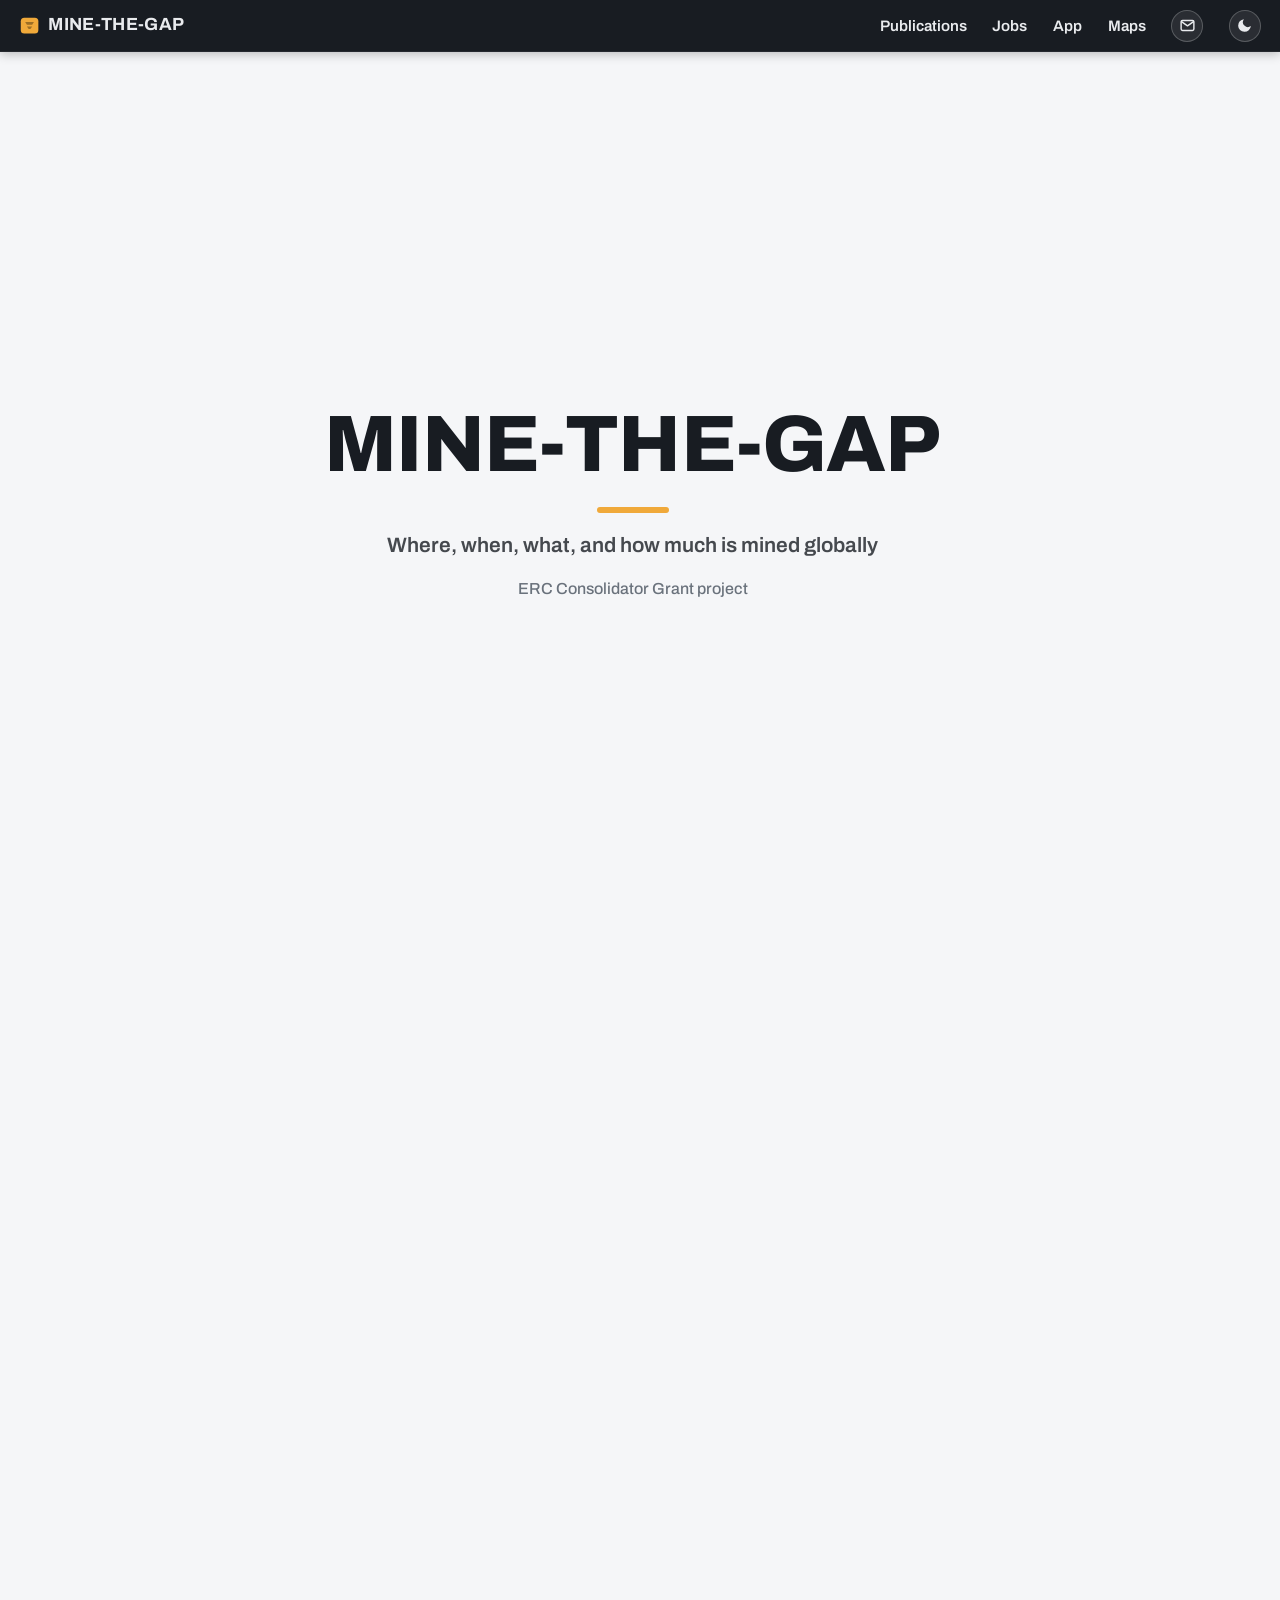
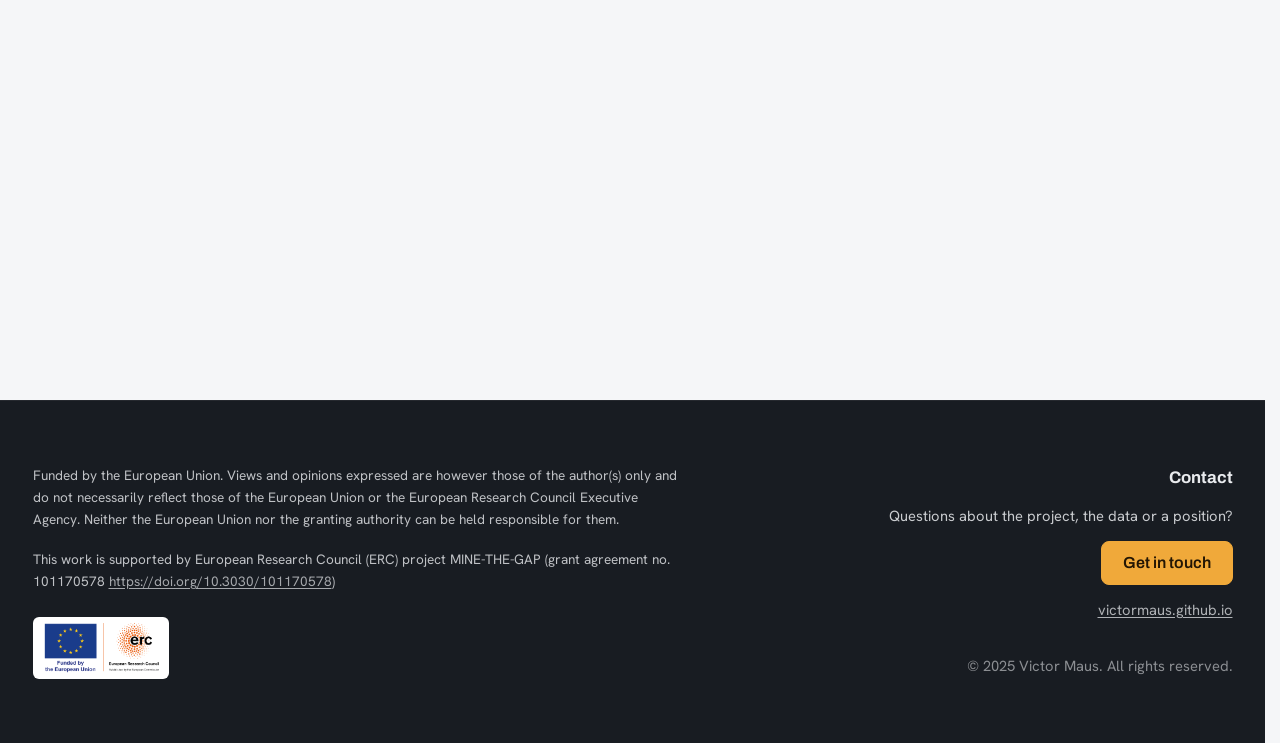
<file: index.html>
<!DOCTYPE html>
<html lang="en">
<head>
    <meta http-equiv="Content-Security-Policy" content="default-src 'self'; script-src 'self'; style-src 'self'; img-src 'self' data:; font-src 'self'; connect-src 'self' https://app.minethegap.eu; form-action https://app.minethegap.eu; base-uri 'none'; object-src 'none'; upgrade-insecure-requests">
    <meta charset="UTF-8">
    <meta name="viewport" content="width=device-width, initial-scale=1.0">
    <meta name="referrer" content="strict-origin-when-cross-origin">
    <title>MINE-THE-GAP</title>
    <meta name="description" content="Where, when, what, and how much is mined. Research by Victor Maus.">

    <!-- Styles (self-hosted fonts, no third-party requests) -->
    <link rel="icon" href="/assets/img/favicon.svg" type="image/svg+xml">
    <link rel="preload" href="/assets/fonts/archivo.woff2" as="font" type="font/woff2" crossorigin>
    <link rel="stylesheet" href="/assets/css/mtg.css?v=3abdcee055">
    <script src="/assets/js/theme.js?v=eacd944b30"></script>

    <!-- Reusable Components -->
    <script src="/assets/js/header.js?v=3459d39ae2" defer></script>
    <script src="/assets/js/footer.js?v=007e3062f9" defer></script>
    <script src="/assets/js/contact.js?v=bbd29db395" defer></script>
    <script src="/assets/js/home.js?v=6635f0fbdd" defer></script>
</head>
<body>

    <!-- Reusable Header Tag -->
    <project-header></project-header>

    <main>
        <section id="hero" class="fullscreen-section">
            <div class="fade-in">
                <h1>MINE-THE-GAP</h1>
                <h2>Where, when, what, and how much is mined globally</h2>
                <h3>ERC Consolidator Grant project</h3>
            </div>
        </section>

        <section id="problem" class="fullscreen-section">
            <div class="container fade-in">
                <h2>Global energy transition and digitalization are increasing demand for minerals.
                <br><strong>MINE-THE-GAP</strong> addresses the urgent need for spatial information to understand these impacts.
                </h2>
            </div>
        </section>

        <section id="methods" class="fullscreen-section">
            <div class="container fade-in">
                <div class="figure-stack">
                    <img class="fig-light" src="/assets/img/MINE-THE-GAP-aim.png" alt="Project Aim" data-hide-on-error><img class="fig-dark" src="/assets/img/MINE-THE-GAP-aim-dark.png" alt="Project Aim" data-hide-on-error>
                    <img class="fig-light" src="/assets/img/MINE-THE-GAP-innovation.png" alt="Innovation Strategy" data-hide-on-error><img class="fig-dark" src="/assets/img/MINE-THE-GAP-innovation-dark.png" alt="Innovation Strategy" data-hide-on-error>
                </div>
                <p><strong>MINE-THE-GAP</strong> will develop scalable models to map key sets of mine-level indicators using artificial intelligence and satellite earth observation.</p>
            </div>
        </section>

        <section id="outcomes" class="fullscreen-section">
            <div class="container fade-in">
                <h2>Global mine-level indicators</h2>
                <img class="fig-light" src="/assets/img/mtg-outcome.png" alt="Data Integration" data-hide-on-error><img class="fig-dark" src="/assets/img/mtg-outcome-dark.png" alt="Data Integration" data-hide-on-error>
                <p>The project will advance research on spatial data science and sustainability and enable understanding spatiotemporal socio-ecological dynamics of mineral extraction globally.</p>
            </div>
            <a href="/jobs.html" id="hiring-cta" class="btn-primary">
                We're hiring — 3 open PhD positions →
            </a>
        </section>
    </main>

    <div id="modal-overlay">
        <div id="data-modal">
            <h2>Information</h2>
            <p>Data details will appear here.</p>
            <div class="modal-close">
                <button class="btn-close">Close</button>
            </div>
        </div>
    </div>

    <!-- Reusable Footer Tag -->
    <project-footer></project-footer>

</body>
</html>
</file>
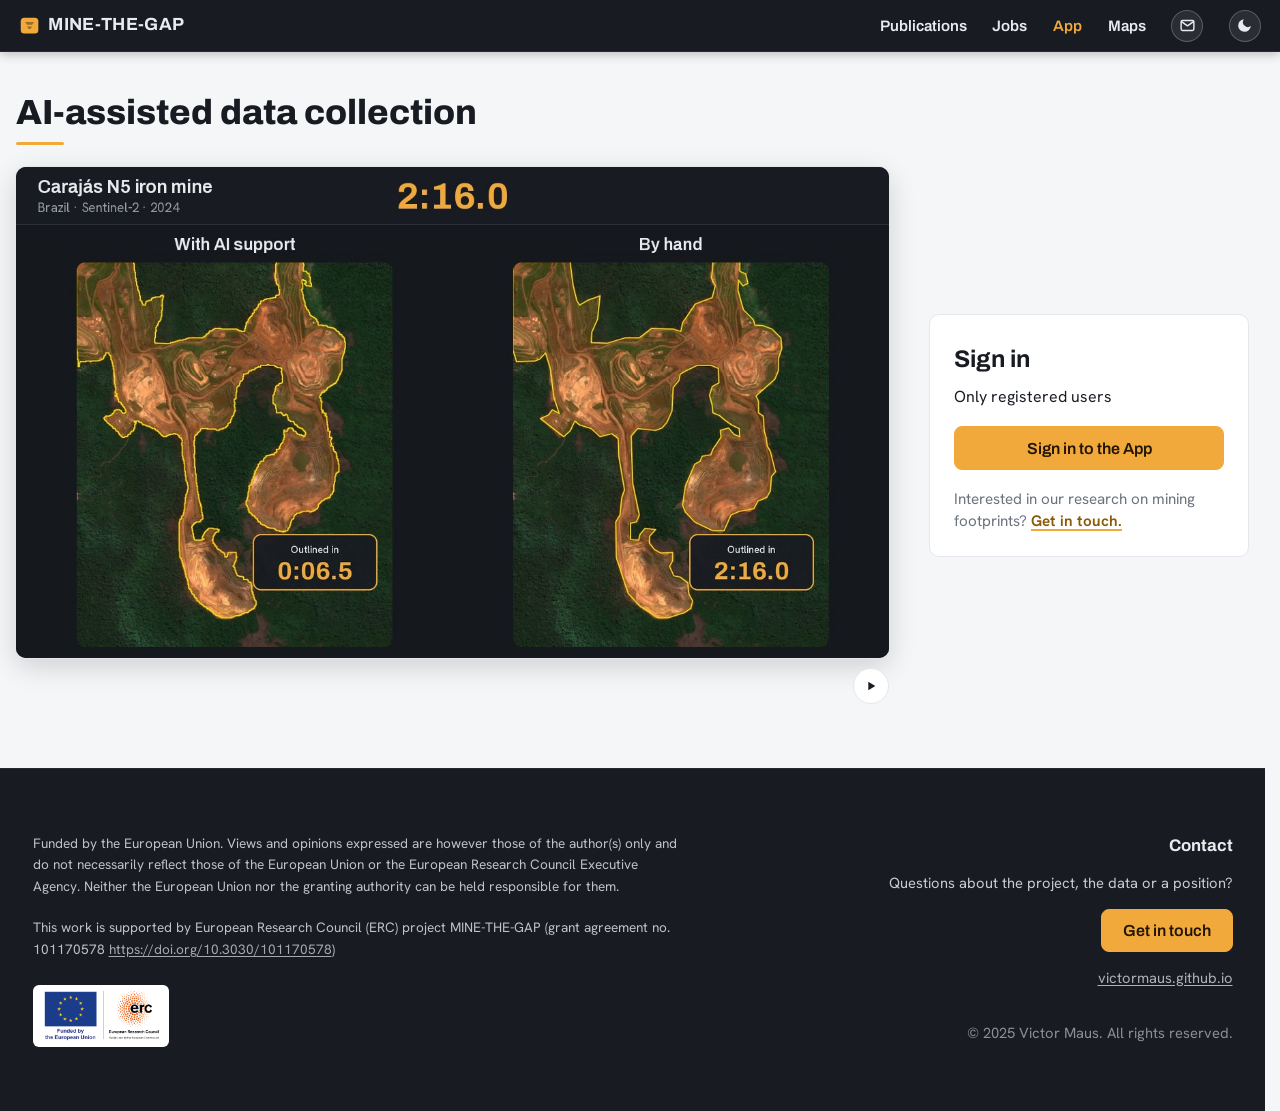
<file: app.html>
<!DOCTYPE html>
<html lang="en">
<head>
    <meta http-equiv="Content-Security-Policy" content="default-src 'self'; script-src 'self'; style-src 'self'; img-src 'self' data:; font-src 'self'; connect-src 'self' https://app.minethegap.eu; form-action https://app.minethegap.eu; base-uri 'none'; object-src 'none'; upgrade-insecure-requests">
    <meta charset="UTF-8">
    <meta name="viewport" content="width=device-width, initial-scale=1.0">
    <meta name="referrer" content="strict-origin-when-cross-origin">
    <title>App — MINE-THE-GAP</title>
    <meta name="description" content="The MINE-THE-GAP App, where researchers map the world's mines together on satellite images, with AI support. Access is by invitation.">

    <!-- Styles -->
    <link rel="icon" href="/assets/img/favicon.svg" type="image/svg+xml">
    <link rel="preload" href="/assets/fonts/archivo.woff2" as="font" type="font/woff2" crossorigin>
    <link rel="stylesheet" href="/assets/css/mtg.css?v=3abdcee055">
    <script src="/assets/js/theme.js?v=eacd944b30"></script>

    <!-- Reusable Components -->
    <script src="/assets/js/header.js?v=3459d39ae2" defer></script>
    <script src="/assets/js/footer.js?v=007e3062f9" defer></script>
    <script src="/assets/js/contact.js?v=bbd29db395" defer></script>
    <script src="/assets/js/app.js?v=49be7a683a" defer></script>
</head>
<body>

    <!-- Reusable Header Tag -->
    <project-header></project-header>

    <main class="page-main app-main">
        <!-- The App's public page: the app.minethegap.eu sign-in sits behind an access gate, so its video lives here.
             The video comes from the App's repository (mtg-app, tools/tutorial/video_compose.py). -->
        <h1 class="app-title">AI-assisted data collection</h1>
        <div class="app-intro">
            <figure class="app-video">
                <!-- Two cuts of one timeline: wide (16:9) and, for a phone held upright, larger images and type (6:5);
                     app.js picks the one for the screen's width, as mtg.css does for the frame and the poster. -->
                <video data-app-video muted loop playsinline preload="none"
                       data-src-wide="/assets/video/app-video.mp4" data-poster-wide="/assets/video/app-video.jpg"
                       data-src-phone="/assets/video/app-video-phone.mp4" data-poster-phone="/assets/video/app-video-phone.jpg"
                       aria-label="Two mines, each outlined twice on a satellite image: on the left with AI support, on the right by hand, corner by corner. A clock above them shows how long each side takes.">
                    <source src="/assets/video/app-video.mp4" type="video/mp4">
                </video>
                <div class="app-video-bar">
                    <button type="button" class="app-video-toggle" data-app-video-toggle data-state="paused" aria-label="Play the video">
                        <svg class="icon-play" viewBox="0 0 24 24" aria-hidden="true"><path d="M8 5.5v13l10.5-6.5z" fill="currentColor"/></svg>
                        <svg class="icon-pause" viewBox="0 0 24 24" aria-hidden="true"><path d="M7 5h3.5v14H7zM13.5 5H17v14h-3.5z" fill="currentColor"/></svg>
                    </button>
                </div>
            </figure>
            <aside class="app-signin" aria-labelledby="app-signin-title">
                <h2 id="app-signin-title">Sign in</h2>
                <p>Only registered users</p>
                <a class="btn-primary" href="https://app.minethegap.eu/">Sign in to the App</a>
                <p class="app-signin-contact">Interested in our research on mining footprints?
                    <a href="#contact" data-contact-open data-contact-subject="MINE-THE-GAP: Interest in your research on mining footprints">Get in touch.</a></p>
            </aside>
        </div>
    </main>

    <!-- Reusable Footer Tag -->
    <project-footer></project-footer>

</body>
</html>
</file>
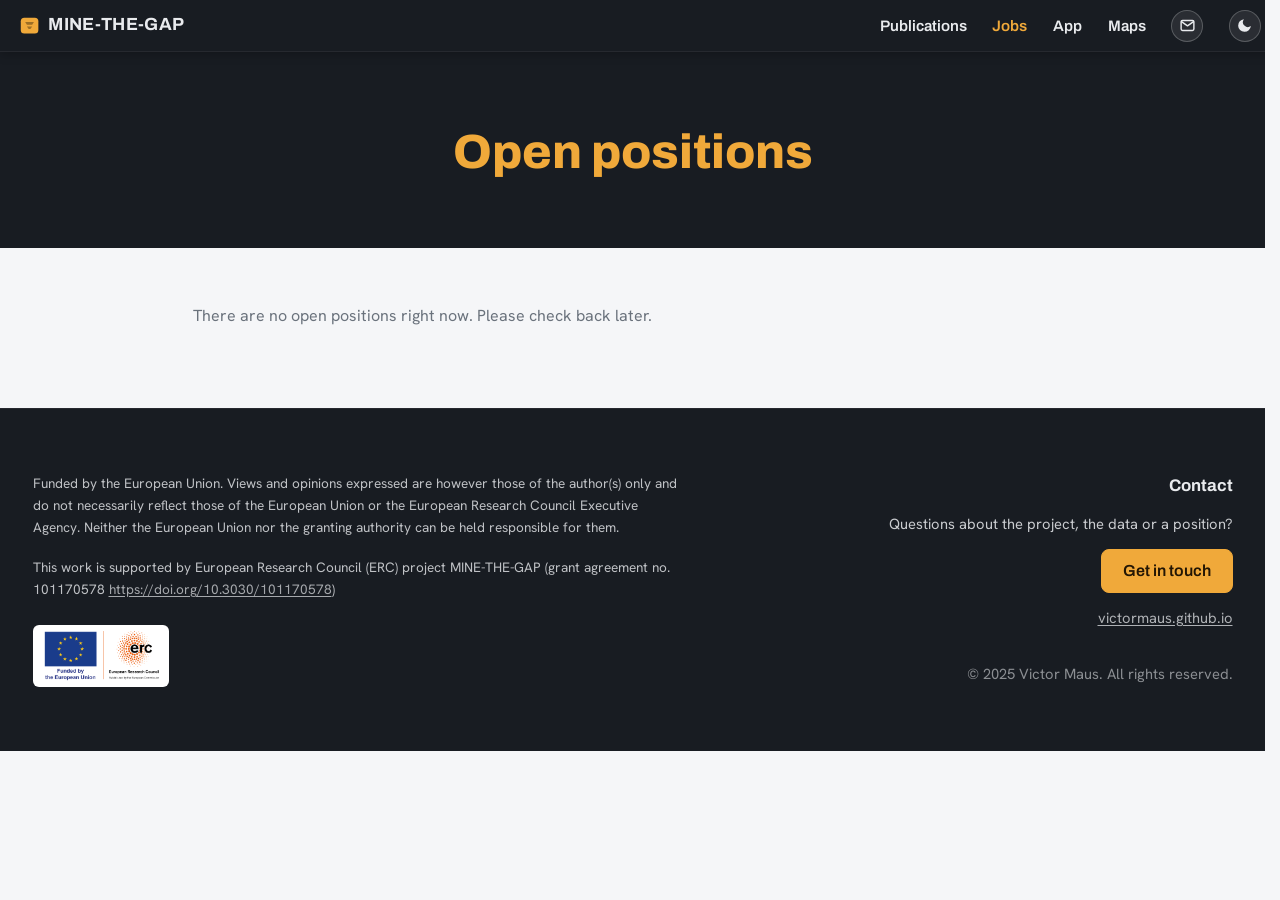
<file: jobs.html>
<!DOCTYPE html>
<html lang="en">
<head>
    <meta http-equiv="Content-Security-Policy" content="default-src 'self'; script-src 'self'; style-src 'self'; img-src 'self' data:; font-src 'self'; connect-src 'self' https://app.minethegap.eu; form-action https://app.minethegap.eu; base-uri 'none'; object-src 'none'; upgrade-insecure-requests">
    <meta charset="UTF-8">
    <meta name="viewport" content="width=device-width, initial-scale=1.0">
    <meta name="referrer" content="strict-origin-when-cross-origin">
    <title>Jobs — MINE-THE-GAP</title>
    <meta name="description" content="Open positions in the MINE-THE-GAP ERC project: PhD and research roles in spatial data science and AI for satellite Earth observation.">

    <!-- Styles -->
    <link rel="icon" href="/assets/img/favicon.svg" type="image/svg+xml">
    <link rel="preload" href="/assets/fonts/archivo.woff2" as="font" type="font/woff2" crossorigin>
    <link rel="stylesheet" href="/assets/css/mtg.css?v=3abdcee055">
    <script src="/assets/js/theme.js?v=eacd944b30"></script>

    <!-- Reusable Components -->
    <script src="/assets/js/header.js?v=3459d39ae2" defer></script>
    <script src="/assets/js/footer.js?v=007e3062f9" defer></script>
    <script src="/assets/js/contact.js?v=bbd29db395" defer></script>
    <script src="/assets/js/jobs.js?v=2f4988e75f" defer></script>
</head>
<body>

    <!-- Reusable Header Tag -->
    <project-header></project-header>

    <section class="page-hero">
        <h1>Open positions</h1>
    </section>

    <main class="page-main">
        <div class="content-wrap" id="jobs-mount">
            <p class="muted">Loading open positions…</p>
        </div>
    </main>

    <!-- Reusable Footer Tag -->
    <project-footer></project-footer>

</body>
</html>
</file>
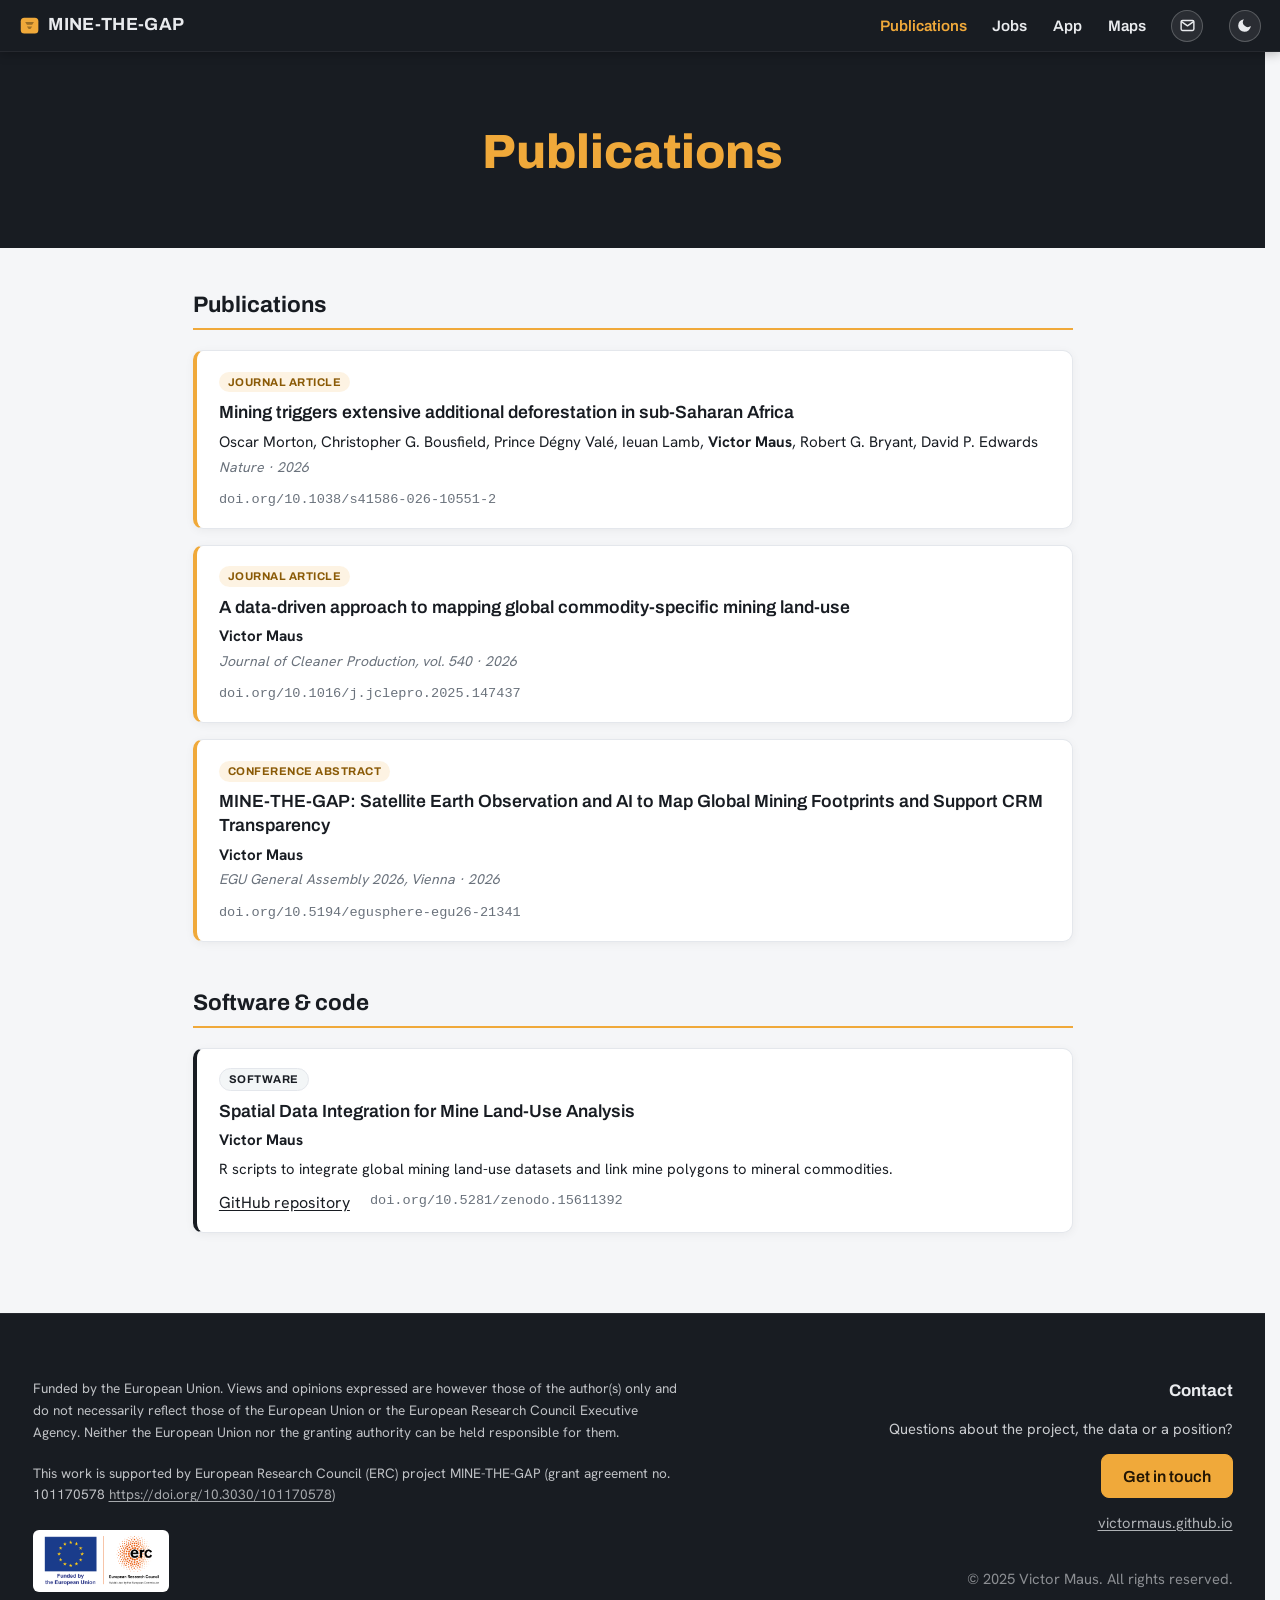
<file: publications.html>
<!DOCTYPE html>
<html lang="en">
<head>
    <meta http-equiv="Content-Security-Policy" content="default-src 'self'; script-src 'self'; style-src 'self'; img-src 'self' data:; font-src 'self'; connect-src 'self' https://app.minethegap.eu; form-action https://app.minethegap.eu; base-uri 'none'; object-src 'none'; upgrade-insecure-requests">
    <meta charset="UTF-8">
    <meta name="viewport" content="width=device-width, initial-scale=1.0">
    <meta name="referrer" content="strict-origin-when-cross-origin">
    <title>Publications — MINE-THE-GAP</title>
    <meta name="description" content="Publications and software from the MINE-THE-GAP ERC project on mapping global mining with satellite Earth observation and AI.">

    <!-- Styles -->
    <link rel="icon" href="/assets/img/favicon.svg" type="image/svg+xml">
    <link rel="preload" href="/assets/fonts/archivo.woff2" as="font" type="font/woff2" crossorigin>
    <link rel="stylesheet" href="/assets/css/mtg.css?v=3abdcee055">
    <script src="/assets/js/theme.js?v=eacd944b30"></script>

    <!-- Reusable Components -->
    <script src="/assets/js/header.js?v=3459d39ae2" defer></script>
    <script src="/assets/js/footer.js?v=007e3062f9" defer></script>
    <script src="/assets/js/contact.js?v=bbd29db395" defer></script>
    <script src="/assets/js/publications.js?v=624d758928" defer></script>
</head>
<body>

    <!-- Reusable Header Tag -->
    <project-header></project-header>

    <section class="page-hero">
        <h1>Publications</h1>
    </section>

    <main class="page-main">
        <div class="content-wrap" id="pubs-mount">
            <p class="muted">Loading publications…</p>
        </div>
    </main>

    <!-- Reusable Footer Tag -->
    <project-footer></project-footer>

</body>
</html>
</file>
<file: assets/css/mtg.css>
/* ============================================================
   MINE-THE-GAP Global Styles mtg.css
   Identity shared with the labelling app (app.minethegap.eu):
   "graphite + signal amber" — a graphite header, one amber accent,
   neutral surfaces, self-hosted Archivo (headings) + Hanken Grotesk
   (body). Light theme below, dark theme follows the OS.
   ============================================================ */
@font-face { font-family: "Hanken Grotesk"; font-style: normal; font-weight: 100 900; font-display: swap; src: url(../fonts/hanken.woff2) format("woff2"); }
@font-face { font-family: "Archivo"; font-style: normal; font-weight: 100 900; font-display: swap; src: url(../fonts/archivo.woff2) format("woff2"); }

:root {
    --fg: #1a1e24;
    --muted: #6a727c;
    --bg: #f5f6f8;
    --card: #ffffff;
    --line: #e4e7ec;
    --soft: #f3f6f7;
    --ink-strong: #181c22;
    --header-bg: #181c22;
    --header-fg: #e9ebee;
    --accent: #f0a93a;
    --accent-dark: #dd9622;
    --on-accent: #231604;
    --accent-ink: #8a5a06;
    --accent-tint: rgba(240, 169, 58, 0.14);
    --error: #b42318;
    --shadow: 0 2px 10px rgba(16, 20, 26, 0.05);
    --header-height: 52px;
    --font-head: "Archivo", system-ui, -apple-system, "Segoe UI", Roboto, sans-serif;
    --font-body: "Hanken Grotesk", system-ui, -apple-system, "Segoe UI", Roboto, sans-serif;
    color-scheme: light;
}

/* Dark theme: automatic (follows the OS) unless the header switch chose one (data-theme on <html>, theme.js). */
@media (prefers-color-scheme: dark) {
    :root:not([data-theme="light"]) {
        --fg: #e6e8eb;
        --muted: #9aa3ad;
        --bg: #111418;
        --card: #1a1e24;
        --line: #2a3038;
        --soft: #1f242b;
        --ink-strong: #f1f3f5;
        --header-bg: #181c22;
        --header-fg: #e9ebee;
        --accent-dark: #e4a233;
        --accent-ink: #f0a93a;
        --accent-tint: rgba(240, 169, 58, 0.12);
        --error: #ff8077;
        --shadow: 0 2px 12px rgba(0, 0, 0, 0.35);
        color-scheme: dark;
    }
}
:root[data-theme="dark"] {
    --fg: #e6e8eb;
    --muted: #9aa3ad;
    --bg: #111418;
    --card: #1a1e24;
    --line: #2a3038;
    --soft: #1f242b;
    --ink-strong: #f1f3f5;
    --header-bg: #181c22;
    --header-fg: #e9ebee;
    --accent-dark: #e4a233;
    --accent-ink: #f0a93a;
    --accent-tint: rgba(240, 169, 58, 0.12);
    --error: #ff8077;
    --shadow: 0 2px 12px rgba(0, 0, 0, 0.35);
    color-scheme: dark;
}

* { box-sizing: border-box; }

html { scrollbar-gutter: stable; }

body {
    margin: 0;
    padding: 0;
    font-family: var(--font-body);
    color: var(--fg);
    background-color: var(--bg);
    font-weight: 400;
    line-height: 1.5;
    overflow-x: hidden; /* Prevent horizontal scrolling */
    width: 100%;
}

h1, h2, h3, h4 { font-family: var(--font-head); color: var(--ink-strong); }

a {
    color: var(--ink-strong);
    text-decoration: underline;
    text-underline-offset: 2px;
    transition: color 0.2s ease;
}
a:hover { color: var(--accent-ink); }

:focus-visible { outline: 2px solid var(--accent); outline-offset: 2px; }

.is-hidden { display: none !important; }

/* Off-screen (not display:none) so bots still see the honeypot field. */
.visually-hidden {
    position: absolute !important;
    left: -10000px !important;
    top: auto !important;
    width: 1px !important;
    height: 1px !important;
    overflow: hidden !important;
}

/* ---- Buttons ---- */
.btn-primary, .btn-apply, .btn-close, .btn-secondary, .btn-ghost {
    display: inline-block;
    font-family: var(--font-head);
    font-weight: 600;
    font-size: 1rem;
    line-height: 1.2;
    padding: 0.7rem 1.3rem;
    border-radius: 8px;
    text-decoration: none;
    cursor: pointer;
    transition: background 0.2s ease, border-color 0.2s ease, color 0.2s ease, transform 0.1s ease;
}
.btn-primary, .btn-apply, .btn-close {
    color: var(--on-accent);
    background: var(--accent);
    border: 1px solid var(--accent);
}
.btn-primary:hover, .btn-apply:hover, .btn-close:hover {
    color: var(--on-accent);
    background: var(--accent-dark);
    border-color: var(--accent-dark);
    transform: translateY(-1px);
}
.btn-primary:disabled { opacity: 0.6; cursor: progress; transform: none; }
.btn-secondary, .btn-ghost {
    color: var(--fg);
    background: var(--card);
    border: 1px solid var(--line);
}
.btn-secondary:hover, .btn-ghost:hover { color: var(--accent-ink); border-color: var(--accent); }

/* ---- Navigation Header ---- */
#nav-header {
    position: fixed;
    top: 0; left: 0; right: 0;
    height: var(--header-height);
    background: var(--header-bg);
    color: var(--header-fg);
    display: flex;
    align-items: center;
    justify-content: space-between;
    padding: 0.6rem 1.2rem;
    z-index: 2000;
    box-shadow: 0 2px 10px rgba(0, 0, 0, 0.25);
    border-bottom: 1px solid rgba(255, 255, 255, 0.06);
}

.brand {
    display: inline-flex;
    align-items: center;
    gap: 0.5rem;
    color: var(--header-fg);
    font-family: var(--font-head);
    font-weight: 700;
    font-size: 1.1rem;
    letter-spacing: 0.02em;
    text-decoration: none;
    white-space: nowrap;
}
.brand:hover { color: #ffffff; }
.brand-mark { width: 1.2em; height: 1.2em; color: var(--accent); flex: none; }

.mtg-nav-menu {
    display: flex;
    align-items: center;
    gap: 1.6rem;
    list-style: none;
    margin: 0;
    padding: 0;
}

.mtg-nav-link {
    color: var(--header-fg);
    text-decoration: none;
    font-family: var(--font-head);
    font-weight: 600;
    font-size: 0.95rem;
    transition: color 0.2s ease;
}
.mtg-nav-link:hover { color: var(--accent); }
.mtg-nav-link.active-link { color: var(--accent); }

/* Icon buttons in the nav: Contact (an envelope) and the light/dark switch (moon while light, sun while dark). */
.mtg-nav-icon { display: inline-grid; place-items: center; width: 32px; height: 32px; padding: 0; color: var(--header-fg); text-decoration: none;
    background: rgba(255, 255, 255, 0.08); border: 1px solid rgba(255, 255, 255, 0.22); border-radius: 50%;
    cursor: pointer; transition: color 0.2s ease, background 0.2s ease; }
.mtg-nav-icon:hover { color: #fff; background: rgba(255, 255, 255, 0.18); }
.mtg-nav-icon svg { width: 17px; height: 17px; }
.mtg-nav-icon .label { display: none; }
.theme-icon-sun { display: none; }
@media (prefers-color-scheme: dark) {
    :root:not([data-theme="light"]) .theme-icon-sun { display: block; }
    :root:not([data-theme="light"]) .theme-icon-moon { display: none; }
}
:root[data-theme="dark"] .theme-icon-sun { display: block; }
:root[data-theme="dark"] .theme-icon-moon { display: none; }

.mtg-menu-toggle {
    display: none;
    background: none;
    border: none;
    color: var(--header-fg);
    cursor: pointer;
    padding: 4px;
}

/* ---- Info modal (index) ---- */
#modal-overlay {
    position: fixed;
    inset: 0;
    background: rgba(0, 0, 0, 0.7);
    z-index: 3000;
    display: flex;
    align-items: center;
    justify-content: center;
    visibility: hidden;
    opacity: 0;
    transition: all 0.2s ease;
}
#modal-overlay.active { visibility: visible; opacity: 1; }

#data-modal {
    background: var(--card);
    color: var(--fg);
    width: 90%;
    max-width: 550px;
    max-height: 80vh;
    border-radius: 12px;
    padding: 25px;
    overflow-y: auto;
    position: relative;
}
#data-modal h2 { margin-top: 0; font-size: 1.3rem; }
#data-modal p { line-height: 1.5; font-size: 0.9rem; }

.modal-close {
    margin-top: 20px;
    text-align: right;
    border-top: 1px solid var(--line);
    padding-top: 15px;
}

/* ---- Section Layouts ---- */
.fullscreen-section {
    min-height: 100vh;
    display: flex;
    flex-direction: column;
    justify-content: center;
    align-items: center;
    text-align: center;
    position: relative;
    padding: 0 1rem;
}

.container {
    max-width: 1200px;
    margin: 0 auto;
    width: 100%;
    position: relative;
}

#hero {
    padding: calc(var(--header-height) + 4rem) 1rem 4rem;
    width: 100%;
}

#hero h1 {
    color: var(--ink-strong);
    font-size: clamp(2.5rem, 8vw, 5rem);
    font-weight: 800;
    letter-spacing: -0.01em;
    margin-bottom: 1rem;
    line-height: 1.1;
}
#hero h1::after {
    content: "";
    display: block;
    width: 4.5rem;
    height: 6px;
    margin: 1.1rem auto 0;
    background: var(--accent);
    border-radius: 3px;
}

#hero h2, #problem h2, #outcomes h2 {
    font-size: 1.3rem;
    color: var(--fg);
    opacity: 0.8;
    font-weight: 600;
    line-height: 1.45;
}
#problem h2 strong { color: var(--ink-strong); }

#hero h3 {
    font-size: 1rem;
    color: var(--muted);
    font-weight: 500;
}

.figure-stack {
    max-width: 900px;
    margin: 0 auto;
    display: flex;
    flex-direction: column;
    gap: 2rem;
}

#outcomes img, #problem img, #methods img {
    max-width: 70%;
    height: auto;
    margin-left: auto;
    margin-right: auto;
    border-radius: 8px;
}

/* Each figure comes in a light and a dark version (the -dark.png files: greys flipped, colours kept); the theme
   shows one. */
.fig-dark { display: none; }
@media (prefers-color-scheme: dark) {
    :root:not([data-theme="light"]) .fig-light { display: none; }
    :root:not([data-theme="light"]) .fig-dark { display: block; }
}
:root[data-theme="dark"] .fig-light { display: none; }
:root[data-theme="dark"] .fig-dark { display: block; }

#hiring-cta { margin-top: 1.5rem; }

/* ---- Animations ---- */
.fade-in {
    opacity: 0;
    transform: translateY(20px);
    transition: opacity 0.8s ease-out, transform 0.8s ease-out;
}
.fade-in.visible { opacity: 1; transform: none; }
@media (prefers-reduced-motion: reduce) {
    .fade-in { transition: none; opacity: 1; transform: none; }
}

/* ---- Footer ---- */
footer {
    background-color: var(--header-bg);
    color: var(--header-fg);
    padding: 4rem 1.2rem;
    width: 100%;
    text-align: left;
    border-top: 1px solid rgba(255, 255, 255, 0.06);
}
footer a { color: var(--header-fg); text-decoration: underline; opacity: 0.85; }
footer a:hover { color: var(--accent); opacity: 1; }

.footer-grid {
    display: flex;
    flex-wrap: wrap;
    justify-content: space-between;
    gap: 3rem;
    align-items: flex-start;
}
.footer-funding { flex: 1; min-width: 280px; max-width: 650px; }
.footer-funding p { font-size: 0.85rem; line-height: 1.6; opacity: 0.8; margin: 0 0 1.2rem; }
.footer-funding p + p { margin-bottom: 1.5rem; }
.erc-logo {
    display: block;
    height: 62px;
    width: auto;
    margin: 0;
    padding: 6px 10px;
    object-fit: contain;
    background: #ffffff; /* the logo has dark lettering: give it a white plate on the graphite footer */
    border-radius: 6px;
}

.footer-contact {
    flex: 0 1 auto;
    min-width: 260px;
    text-align: right;
    display: flex;
    flex-direction: column;
    align-items: flex-end;
    gap: 0.9rem;
}
.footer-contact h3 {
    margin: 0;
    font-size: 1.05rem;
    color: var(--header-fg);
}
.footer-contact p { margin: 0; font-size: 0.92rem; opacity: 0.85; }
.footer-copy { font-size: 0.8rem; opacity: 0.55 !important; margin-top: 1.2rem !important; }

/* ---- Content Pages (Jobs & Publications) ---- */
.page-hero {
    background: var(--header-bg);
    color: var(--header-fg);
    padding: calc(var(--header-height) + 4rem) 1rem 3rem;
    text-align: center;
}
.page-hero h1 {
    color: var(--accent);
    font-size: clamp(2rem, 5vw, 3rem);
    font-weight: 800;
    margin: 0 0 0.75rem;
}
.page-hero p {
    max-width: 680px;
    margin: 0 auto;
    opacity: 0.85;
    font-size: 1.05rem;
    line-height: 1.6;
}

.page-main { padding: 2.5rem 1rem 4rem; }
.content-wrap { max-width: 880px; margin: 0 auto; text-align: left; }

.section-title {
    font-size: 1.4rem;
    font-weight: 700;
    margin: 2.75rem 0 1.25rem;
    padding-bottom: 0.4rem;
    border-bottom: 2px solid var(--accent);
}
.section-title:first-child { margin-top: 0; }

.muted { color: var(--muted); }
.load-error { color: var(--error); }

/* ---- Publications & software entries ---- */
.pub {
    background: var(--card);
    border: 1px solid var(--line);
    border-left: 4px solid var(--accent);
    border-radius: 10px;
    padding: 1.1rem 1.4rem;
    margin-bottom: 1rem;
    box-shadow: var(--shadow);
}
.pub.software { border-left-color: var(--ink-strong); }

.pub .tag {
    display: inline-block;
    font-family: var(--font-head);
    font-size: 0.7rem;
    font-weight: 700;
    text-transform: uppercase;
    letter-spacing: 0.5px;
    color: var(--accent-ink);
    background: var(--accent-tint);
    padding: 2px 9px;
    border-radius: 999px;
    margin-bottom: 0.55rem;
}
.pub .tag-sw { color: var(--fg); background: var(--soft); border: 1px solid var(--line); }

.pub-title { font-size: 1.1rem; font-weight: 600; margin: 0 0 0.35rem; line-height: 1.35; }
.pub-authors { margin: 0 0 0.2rem; font-size: 0.95rem; }
.pub-authors strong { color: var(--ink-strong); }
.pub-meta { margin: 0 0 0.5rem; font-size: 0.88rem; color: var(--muted); font-style: italic; }
.pub-desc { margin: 0.4rem 0 0.6rem; font-size: 0.92rem; line-height: 1.55; }
.pub-links { margin: 0.4rem 0 0; display: flex; flex-wrap: wrap; gap: 1.25rem; }

a.doi {
    font-size: 0.85rem;
    font-family: ui-monospace, SFMono-Regular, Menlo, Consolas, monospace;
    color: var(--muted);
    text-decoration: none;
    word-break: break-all;
}
a.doi:hover { color: var(--accent-ink); text-decoration: underline; }

/* ---- Job posting ---- */
.job {
    background: var(--card);
    border: 1px solid var(--line);
    border-radius: 12px;
    padding: 1.9rem;
    box-shadow: var(--shadow);
    margin-bottom: 1.5rem;
}
.job-head {
    display: flex;
    flex-wrap: wrap;
    gap: 1rem;
    justify-content: space-between;
    align-items: flex-start;
    border-bottom: 1px solid var(--line);
    padding-bottom: 1.1rem;
    margin-bottom: 1.25rem;
}
.job-title { font-size: 1.5rem; font-weight: 800; margin: 0 0 0.3rem; line-height: 1.2; }
.job-unit { margin: 0; color: var(--muted); font-size: 0.92rem; }

.deadline {
    text-align: center;
    background: var(--accent-tint);
    border: 1px solid var(--accent);
    border-radius: 10px;
    padding: 0.6rem 1.1rem;
    min-width: 140px;
}
.deadline span { display: block; font-size: 0.7rem; text-transform: uppercase; letter-spacing: 0.5px; color: var(--accent-ink); }
.deadline strong { display: block; font-family: var(--font-head); font-size: 1.05rem; color: var(--ink-strong); margin-top: 3px; }

.cta-row { display: flex; flex-wrap: wrap; gap: 0.75rem; align-items: center; margin: 1.5rem 0; }
.cta-bottom { margin-top: 2rem; margin-bottom: 0; }

.topic-grid {
    display: grid;
    grid-template-columns: repeat(auto-fit, minmax(230px, 1fr));
    gap: 1rem;
}
.topic-card {
    background: var(--soft);
    border: 1px solid var(--line);
    border-radius: 10px;
    padding: 1.1rem;
}
.topic-num {
    display: inline-flex;
    align-items: center;
    justify-content: center;
    width: 28px; height: 28px;
    border-radius: 50%;
    background: var(--accent);
    color: var(--on-accent);
    font-family: var(--font-head);
    font-weight: 800;
    font-size: 0.9rem;
    margin-bottom: 0.6rem;
}
.topic-card h4 { margin: 0 0 0.4rem; font-size: 1rem; }
.topic-card p { margin: 0; font-size: 0.9rem; line-height: 1.5; }

/* ---- Contact dialog (assets/js/contact.js) ---- */
.contact-dialog {
    width: min(560px, calc(100vw - 2rem));
    max-height: calc(100dvh - 2rem);
    padding: 0;
    border: 1px solid var(--line);
    border-radius: 12px;
    background: var(--card);
    color: var(--fg);
    box-shadow: 0 24px 60px rgba(0, 0, 0, 0.35);
    font-family: var(--font-body);
}
.contact-dialog::backdrop { background: rgba(10, 12, 16, 0.65); }
.contact-inner { padding: 1.4rem 1.5rem 1.5rem; }
.contact-head { display: flex; align-items: center; justify-content: space-between; gap: 1rem; margin-bottom: 0.4rem; }
.contact-head h2 { margin: 0; font-size: 1.35rem; color: var(--ink-strong); }
.contact-x {
    display: inline-grid;
    place-items: center;
    width: 32px; height: 32px;
    padding: 0;
    color: var(--muted);
    background: transparent;
    border: 1px solid var(--line);
    border-radius: 8px;
    cursor: pointer;
}
.contact-x:hover { color: var(--fg); border-color: var(--accent); }
.contact-x svg { width: 16px; height: 16px; }
.contact-intro { margin: 0 0 1rem; color: var(--muted); font-size: 0.95rem; }
.contact-form { display: grid; gap: 0.85rem; }
/* The [hidden] attribute must win over the display rules above (it hides the actions and notes). */
.contact-dialog [hidden] { display: none !important; }
/* A sent message stays readable but is clearly final. */
.contact-form.is-sent input, .contact-form.is-sent textarea { opacity: 0.75; cursor: default; }
.contact-field { display: grid; gap: 0.3rem; }
.contact-field label { font-family: var(--font-head); font-weight: 600; font-size: 0.9rem; color: var(--ink-strong); }
.contact-field .optional { font-family: var(--font-body); font-weight: 400; color: var(--muted); }
.contact-field input, .contact-field textarea {
    width: 100%;
    padding: 0.55rem 0.65rem;
    font: inherit;
    font-size: 1rem;
    color: var(--fg);
    background: var(--bg);
    border: 1px solid var(--line);
    border-radius: 8px;
}
.contact-field textarea { min-height: 8.5rem; resize: vertical; }
.contact-field input:focus, .contact-field textarea:focus { outline: 2px solid var(--accent); outline-offset: 0; border-color: var(--accent); }
.contact-field input:user-invalid, .contact-field textarea:user-invalid { border-color: var(--error); }
.contact-counter { justify-self: end; font-size: 0.8rem; color: var(--muted); font-variant-numeric: tabular-nums; }
.contact-counter.is-short { color: var(--accent-ink); }
.contact-privacy { margin: 0; font-size: 0.85rem; color: var(--muted); }
.contact-error {
    margin: 0;
    padding: 0.55rem 0.75rem;
    font-size: 0.92rem;
    color: var(--error);
    background: rgba(180, 35, 24, 0.08);
    border-left: 3px solid var(--error);
    border-radius: 4px;
}
.contact-actions { display: flex; flex-wrap: wrap; justify-content: flex-end; gap: 0.6rem; margin-top: 0.2rem; }
.contact-done { padding: 0.5rem 0 0.2rem; }
.contact-done p { margin: 0 0 1.2rem; font-size: 1.02rem; }

@media (max-width: 768px) {
    .mtg-menu-toggle { display: block; }

    .mtg-nav-menu {
        position: absolute;
        top: var(--header-height);
        left: 0;
        width: 100%;
        background: var(--header-bg);
        flex-direction: column;
        gap: 0;
        text-align: center;
        padding: 0;
        max-height: 0;
        overflow: hidden;
        transition: max-height 0.4s ease, padding 0.4s ease;
        box-shadow: 0 10px 20px rgba(0, 0, 0, 0.25);
    }
    .mtg-nav-menu.active { max-height: 400px; padding: 12px 0; }
    .mtg-nav-menu li { padding: 13px 0; }
    .mtg-nav-icon { width: auto; height: auto; padding: 0.35rem 0.9rem; border-radius: 999px; gap: 0.5rem;
        grid-auto-flow: column; font-family: var(--font-head); font-weight: 600; font-size: 0.95rem; }
    .mtg-nav-icon .label { display: inline; }

    #outcomes img, #problem img, #methods img { max-width: 100%; }

    .footer-grid { flex-direction: column; text-align: center; align-items: center; }
    .footer-funding { min-width: 0; }
    .footer-funding .erc-logo { margin: 0 auto; }
    .footer-contact { text-align: center; align-items: center; min-width: 0; width: 100%; }
}

@media (max-width: 600px) {
    .job { padding: 1.3rem; }
    .deadline { text-align: left; min-width: 0; }
    .page-main { padding: 2rem 1rem 3rem; }
    .contact-inner { padding: 1.1rem 1.1rem 1.2rem; }
}

/* ---- The App page (app.html): the video, and beside it (below it on a phone) the way in ---- */
.app-main { padding-top: calc(var(--header-height) + 2.5rem); }
.app-title {
    max-width: 1240px;
    margin: 0 auto 1.4rem;
    font-size: clamp(1.25rem, 0.9rem + 1.6vw, 2.2rem);
    font-weight: 800;
    line-height: 1.15;
    text-align: left;
    text-wrap: balance;
}
.app-title::after {
    content: "";
    display: block;
    width: 3rem;
    height: 3px;
    margin-top: 0.6rem;
    border-radius: 2px;
    background: var(--accent);
}
.app-intro { display: grid; gap: 1.25rem 2.5rem; max-width: 1240px; margin: 0 auto; text-align: left; }
@media (min-width: 64rem) {
    .app-intro { grid-template-columns: minmax(0, 1fr) 20rem; align-items: center; }
}
.app-video { margin: 0; min-width: 0; }
/* The poster is also the background, so the frame is never empty; the phone cut below 40rem (app.js picks the
   same cut). */
.app-video video {
    display: block;
    width: 100%;
    height: auto;
    aspect-ratio: 16 / 9;
    background: #15181c url("/assets/video/app-video.jpg") center / cover no-repeat;
    border-radius: 10px;
    box-shadow: 0 0 0 1px var(--line), 0 8px 28px rgba(0, 0, 0, 0.16);
}
@media (max-width: 40rem) {
    .app-video video { aspect-ratio: 6 / 5; background-image: url("/assets/video/app-video-phone.jpg"); }
}
.app-video-bar { display: flex; justify-content: flex-end; gap: 0.5rem; margin-top: 0.6rem; }
.app-video-toggle {
    flex: none;
    display: grid;
    place-items: center;
    width: 2.25rem;
    height: 2.25rem;
    padding: 0;
    color: var(--fg);
    background: var(--card);
    border: 1px solid var(--line);
    border-radius: 50%;
    cursor: pointer;
}
.app-video-toggle:hover { color: var(--accent-ink); border-color: var(--accent); }
.app-video-toggle svg { width: 1rem; height: 1rem; }
.app-video-toggle[data-state="playing"] .icon-play,
.app-video-toggle[data-state="paused"] .icon-pause { display: none; }
.app-signin {
    box-sizing: border-box;
    width: 100%;
    max-width: 28rem;
    justify-self: center;
    padding: 1.6rem 1.5rem 1.4rem;
    background: var(--card);
    border: 1px solid var(--line);
    border-radius: 10px;
}
.app-signin h2 { margin: 0 0 0.5rem; font-size: 1.5rem; }
.app-signin p { margin: 0 0 1.1rem; line-height: 1.5; }
.app-signin .btn-primary { display: block; text-align: center; margin-bottom: 1.1rem; }
.app-signin p.app-signin-contact { margin: 0; font-size: 0.95rem; color: var(--muted); }
.app-signin-contact a {
    font-weight: 650;
    color: var(--accent-ink);
    text-decoration-color: var(--accent);
    text-decoration-thickness: 2px;
    text-underline-offset: 3px;
}
@media (max-width: 600px) {
    .app-main { padding-top: calc(var(--header-height) + 1.1rem); }
    .app-title { margin-bottom: 1rem; }
    .app-signin { padding: 1.3rem 1.2rem 1.2rem; }
}
/* A phone turned sideways: the whole video on the screen, its height the screen's. */
@media (orientation: landscape) and (max-height: 32rem) {
    .app-main { padding-top: calc(var(--header-height) + 0.75rem); }
    .app-video { width: fit-content; max-width: 100%; margin: 0 auto; }
    .app-video video {
        width: auto;
        max-width: 100%;
        height: calc(100vh - var(--header-height) - 1.5rem);
        height: calc(100svh - var(--header-height) - 1.5rem);
    }
}
</file>
